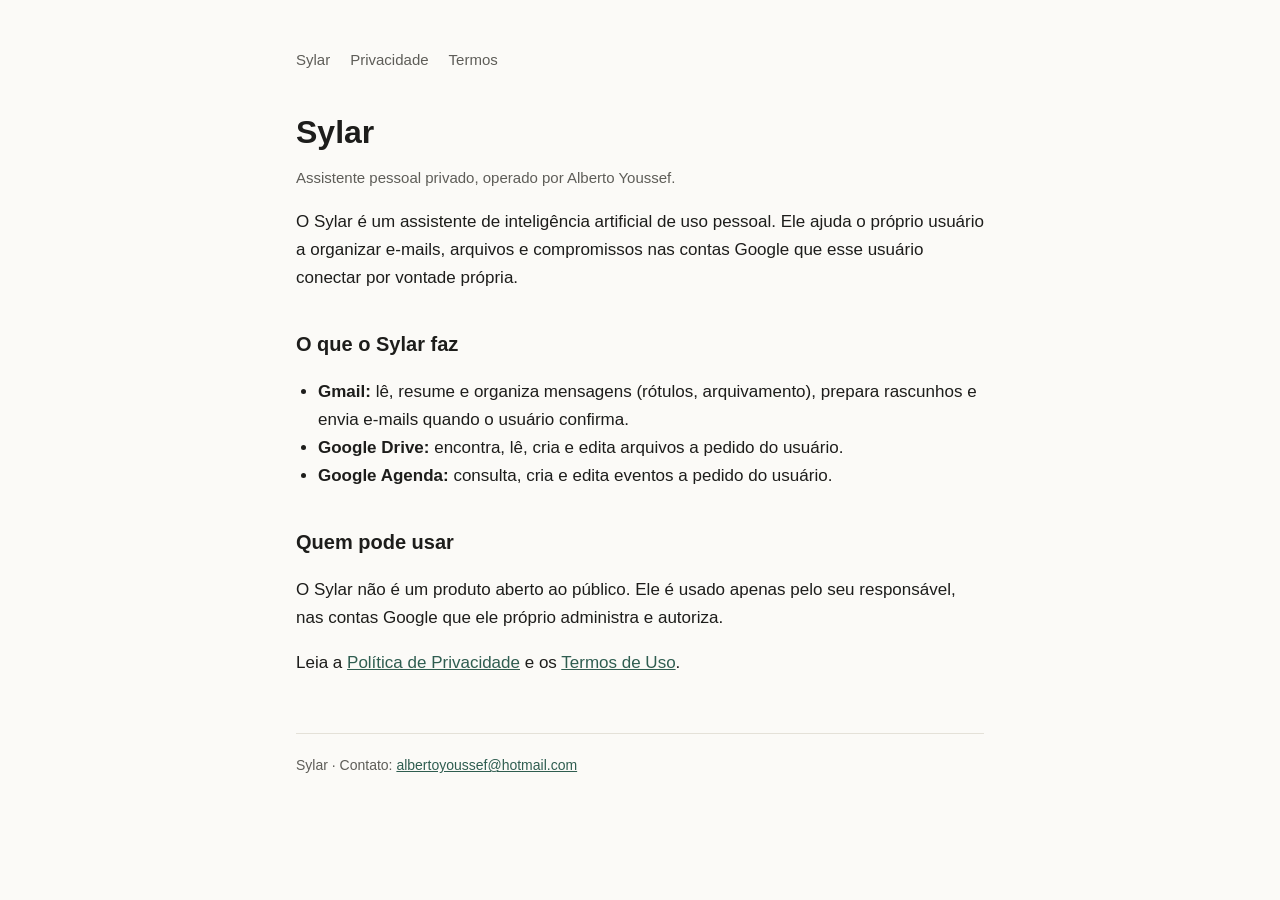
<file: index.html>
<!doctype html>
<html lang="pt-BR"><head><meta charset="utf-8"><meta name="viewport" content="width=device-width,initial-scale=1"><title>Sylar</title><link rel="stylesheet" href="/style.css"></head><body><main><nav><a href="/">Sylar</a><a href="/privacidade.html">Privacidade</a><a href="/termos.html">Termos</a></nav>
<h1>Sylar</h1>
<p class="meta">Assistente pessoal privado, operado por Alberto Youssef.</p>
<p>O Sylar é um assistente de inteligência artificial de uso pessoal. Ele ajuda o próprio usuário a organizar e-mails, arquivos e compromissos nas contas Google que esse usuário conectar por vontade própria.</p>
<h2>O que o Sylar faz</h2>
<ul>
<li><strong>Gmail:</strong> lê, resume e organiza mensagens (rótulos, arquivamento), prepara rascunhos e envia e-mails quando o usuário confirma.</li>
<li><strong>Google Drive:</strong> encontra, lê, cria e edita arquivos a pedido do usuário.</li>
<li><strong>Google Agenda:</strong> consulta, cria e edita eventos a pedido do usuário.</li>
</ul>
<h2>Quem pode usar</h2>
<p>O Sylar não é um produto aberto ao público. Ele é usado apenas pelo seu responsável, nas contas Google que ele próprio administra e autoriza.</p>
<p>Leia a <a href="/privacidade.html">Política de Privacidade</a> e os <a href="/termos.html">Termos de Uso</a>.</p>
<footer>Sylar · Contato: <a href="mailto:albertoyoussef@hotmail.com">albertoyoussef@hotmail.com</a></footer></main></body></html>
</file>
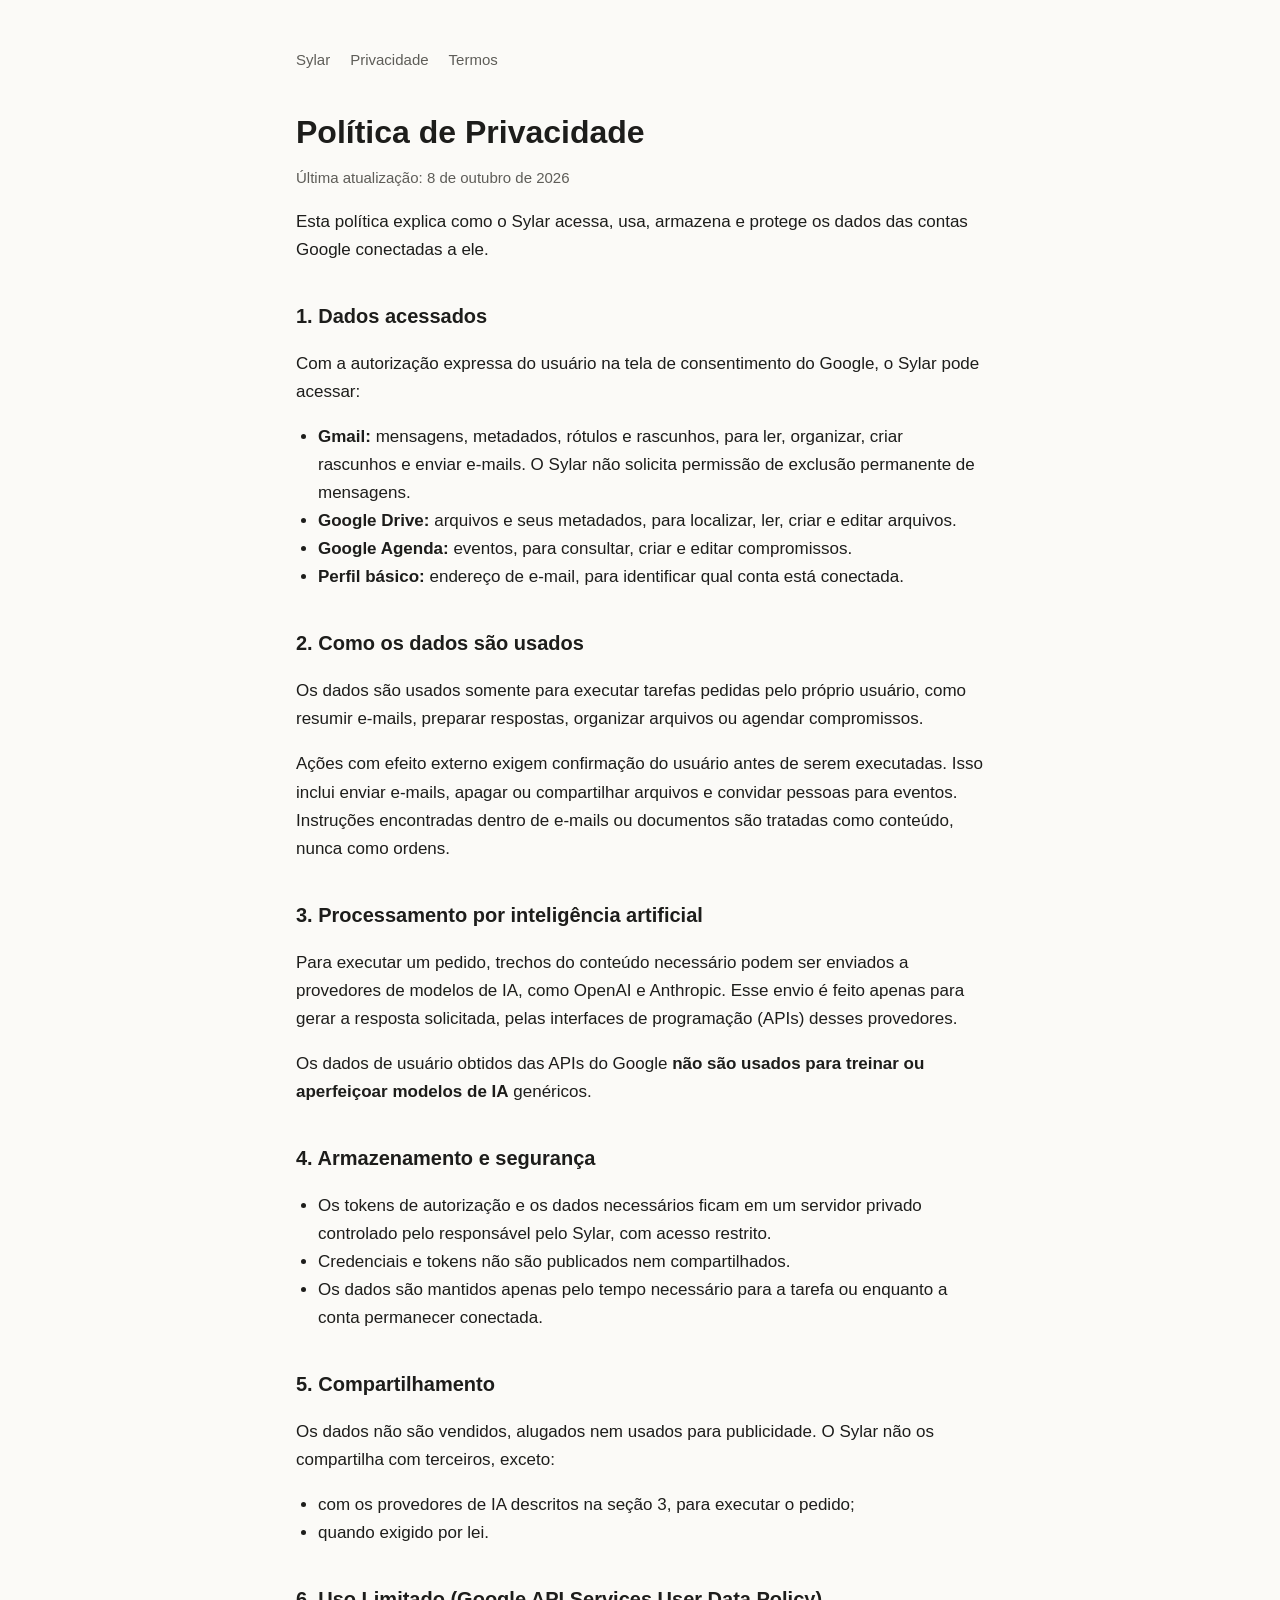
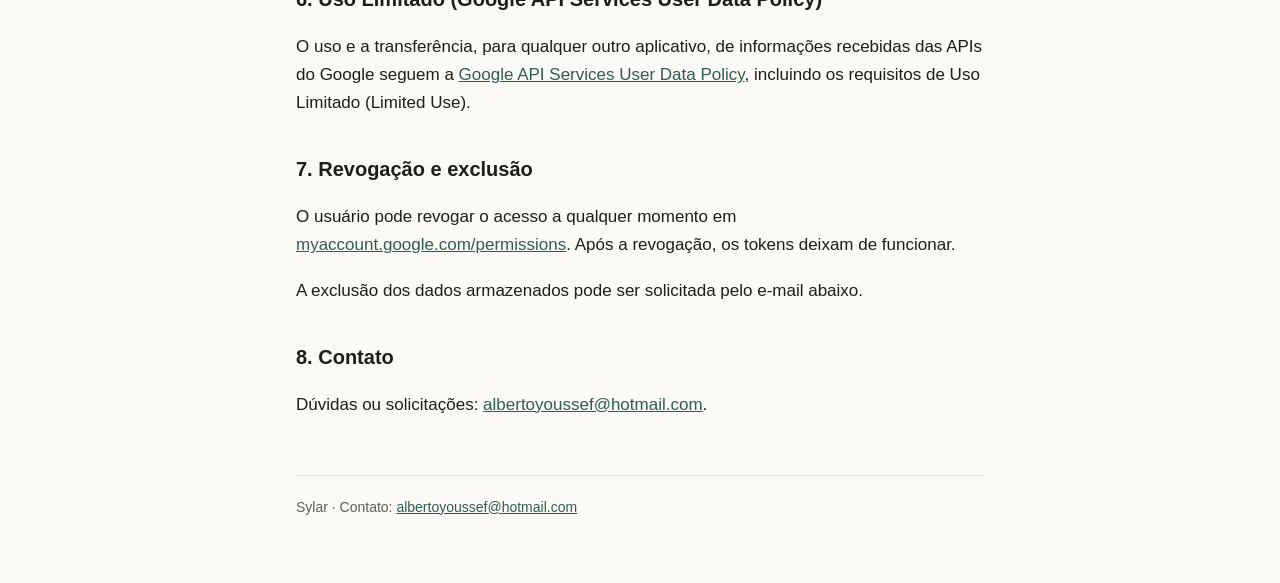
<file: privacidade.html>
<!doctype html>
<html lang="pt-BR"><head><meta charset="utf-8"><meta name="viewport" content="width=device-width,initial-scale=1"><title>Privacidade · Sylar</title><link rel="stylesheet" href="/style.css"></head><body><main><nav><a href="/">Sylar</a><a href="/privacidade.html">Privacidade</a><a href="/termos.html">Termos</a></nav>
<h1>Política de Privacidade</h1>
<p class="meta">Última atualização: 8 de outubro de 2026</p>
<p>Esta política explica como o Sylar acessa, usa, armazena e protege os dados das contas Google conectadas a ele.</p>

<h2>1. Dados acessados</h2>
<p>Com a autorização expressa do usuário na tela de consentimento do Google, o Sylar pode acessar:</p>
<ul>
<li><strong>Gmail:</strong> mensagens, metadados, rótulos e rascunhos, para ler, organizar, criar rascunhos e enviar e-mails. O Sylar não solicita permissão de exclusão permanente de mensagens.</li>
<li><strong>Google Drive:</strong> arquivos e seus metadados, para localizar, ler, criar e editar arquivos.</li>
<li><strong>Google Agenda:</strong> eventos, para consultar, criar e editar compromissos.</li>
<li><strong>Perfil básico:</strong> endereço de e-mail, para identificar qual conta está conectada.</li>
</ul>

<h2>2. Como os dados são usados</h2>
<p>Os dados são usados somente para executar tarefas pedidas pelo próprio usuário, como resumir e-mails, preparar respostas, organizar arquivos ou agendar compromissos.</p>
<p>Ações com efeito externo exigem confirmação do usuário antes de serem executadas. Isso inclui enviar e-mails, apagar ou compartilhar arquivos e convidar pessoas para eventos. Instruções encontradas dentro de e-mails ou documentos são tratadas como conteúdo, nunca como ordens.</p>

<h2>3. Processamento por inteligência artificial</h2>
<p>Para executar um pedido, trechos do conteúdo necessário podem ser enviados a provedores de modelos de IA, como OpenAI e Anthropic. Esse envio é feito apenas para gerar a resposta solicitada, pelas interfaces de programação (APIs) desses provedores.</p>
<p>Os dados de usuário obtidos das APIs do Google <strong>não são usados para treinar ou aperfeiçoar modelos de IA</strong> genéricos.</p>

<h2>4. Armazenamento e segurança</h2>
<ul>
<li>Os tokens de autorização e os dados necessários ficam em um servidor privado controlado pelo responsável pelo Sylar, com acesso restrito.</li>
<li>Credenciais e tokens não são publicados nem compartilhados.</li>
<li>Os dados são mantidos apenas pelo tempo necessário para a tarefa ou enquanto a conta permanecer conectada.</li>
</ul>

<h2>5. Compartilhamento</h2>
<p>Os dados não são vendidos, alugados nem usados para publicidade. O Sylar não os compartilha com terceiros, exceto:</p>
<ul>
<li>com os provedores de IA descritos na seção 3, para executar o pedido;</li>
<li>quando exigido por lei.</li>
</ul>

<h2>6. Uso Limitado (Google API Services User Data Policy)</h2>
<p>O uso e a transferência, para qualquer outro aplicativo, de informações recebidas das APIs do Google seguem a <a href="https://developers.google.com/terms/api-services-user-data-policy">Google API Services User Data Policy</a>, incluindo os requisitos de Uso Limitado (Limited Use).</p>

<h2>7. Revogação e exclusão</h2>
<p>O usuário pode revogar o acesso a qualquer momento em <a href="https://myaccount.google.com/permissions">myaccount.google.com/permissions</a>. Após a revogação, os tokens deixam de funcionar.</p>
<p>A exclusão dos dados armazenados pode ser solicitada pelo e-mail abaixo.</p>

<h2>8. Contato</h2>
<p>Dúvidas ou solicitações: <a href="mailto:albertoyoussef@hotmail.com">albertoyoussef@hotmail.com</a>.</p>
<footer>Sylar · Contato: <a href="mailto:albertoyoussef@hotmail.com">albertoyoussef@hotmail.com</a></footer></main></body></html>
</file>
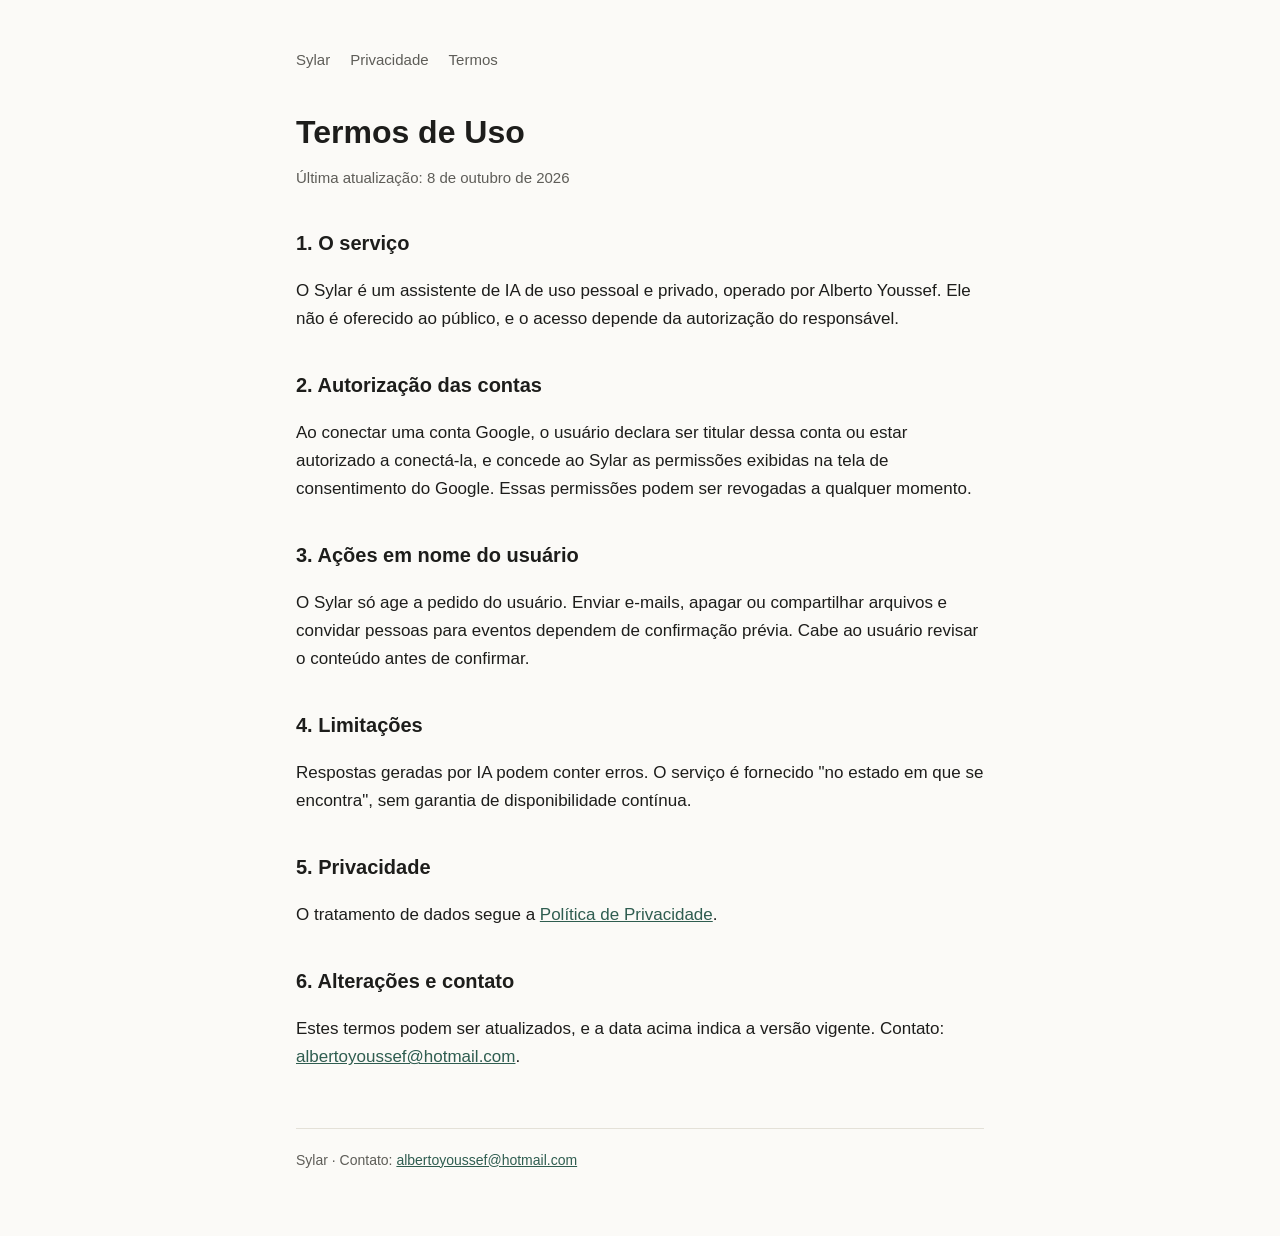
<file: termos.html>
<!doctype html>
<html lang="pt-BR"><head><meta charset="utf-8"><meta name="viewport" content="width=device-width,initial-scale=1"><title>Termos · Sylar</title><link rel="stylesheet" href="/style.css"></head><body><main><nav><a href="/">Sylar</a><a href="/privacidade.html">Privacidade</a><a href="/termos.html">Termos</a></nav>
<h1>Termos de Uso</h1>
<p class="meta">Última atualização: 8 de outubro de 2026</p>

<h2>1. O serviço</h2>
<p>O Sylar é um assistente de IA de uso pessoal e privado, operado por Alberto Youssef. Ele não é oferecido ao público, e o acesso depende da autorização do responsável.</p>

<h2>2. Autorização das contas</h2>
<p>Ao conectar uma conta Google, o usuário declara ser titular dessa conta ou estar autorizado a conectá-la, e concede ao Sylar as permissões exibidas na tela de consentimento do Google. Essas permissões podem ser revogadas a qualquer momento.</p>

<h2>3. Ações em nome do usuário</h2>
<p>O Sylar só age a pedido do usuário. Enviar e-mails, apagar ou compartilhar arquivos e convidar pessoas para eventos dependem de confirmação prévia. Cabe ao usuário revisar o conteúdo antes de confirmar.</p>

<h2>4. Limitações</h2>
<p>Respostas geradas por IA podem conter erros. O serviço é fornecido "no estado em que se encontra", sem garantia de disponibilidade contínua.</p>

<h2>5. Privacidade</h2>
<p>O tratamento de dados segue a <a href="/privacidade.html">Política de Privacidade</a>.</p>

<h2>6. Alterações e contato</h2>
<p>Estes termos podem ser atualizados, e a data acima indica a versão vigente. Contato: <a href="mailto:albertoyoussef@hotmail.com">albertoyoussef@hotmail.com</a>.</p>
<footer>Sylar · Contato: <a href="mailto:albertoyoussef@hotmail.com">albertoyoussef@hotmail.com</a></footer></main></body></html>
</file>
<file: style.css>
:root{--bg:#fbfaf7;--fg:#1d1d1b;--muted:#5e5d58;--line:#e4e1d8;--accent:#2f5d50}
@media (prefers-color-scheme:dark){:root{--bg:#161614;--fg:#ecebe6;--muted:#a8a69e;--line:#2c2b28;--accent:#8cc2b0}}
*{box-sizing:border-box}
body{margin:0;background:var(--bg);color:var(--fg);font:17px/1.65 -apple-system,BlinkMacSystemFont,"Segoe UI",Roboto,sans-serif}
main{max-width:720px;margin:0 auto;padding:48px 16px 64px}
nav{display:flex;gap:20px;flex-wrap:wrap;font-size:15px;margin-bottom:40px}
nav a{color:var(--muted);text-decoration:none}nav a:hover{color:var(--accent)}
h1{font-size:32px;line-height:1.2;margin:0 0 8px}h2{font-size:20px;margin:36px 0 8px}
p,li{color:var(--fg)}.meta{color:var(--muted);font-size:15px}
a{color:var(--accent)}ul{padding-left:22px}
footer{margin-top:56px;padding-top:20px;border-top:1px solid var(--line);color:var(--muted);font-size:14px}
</file>
